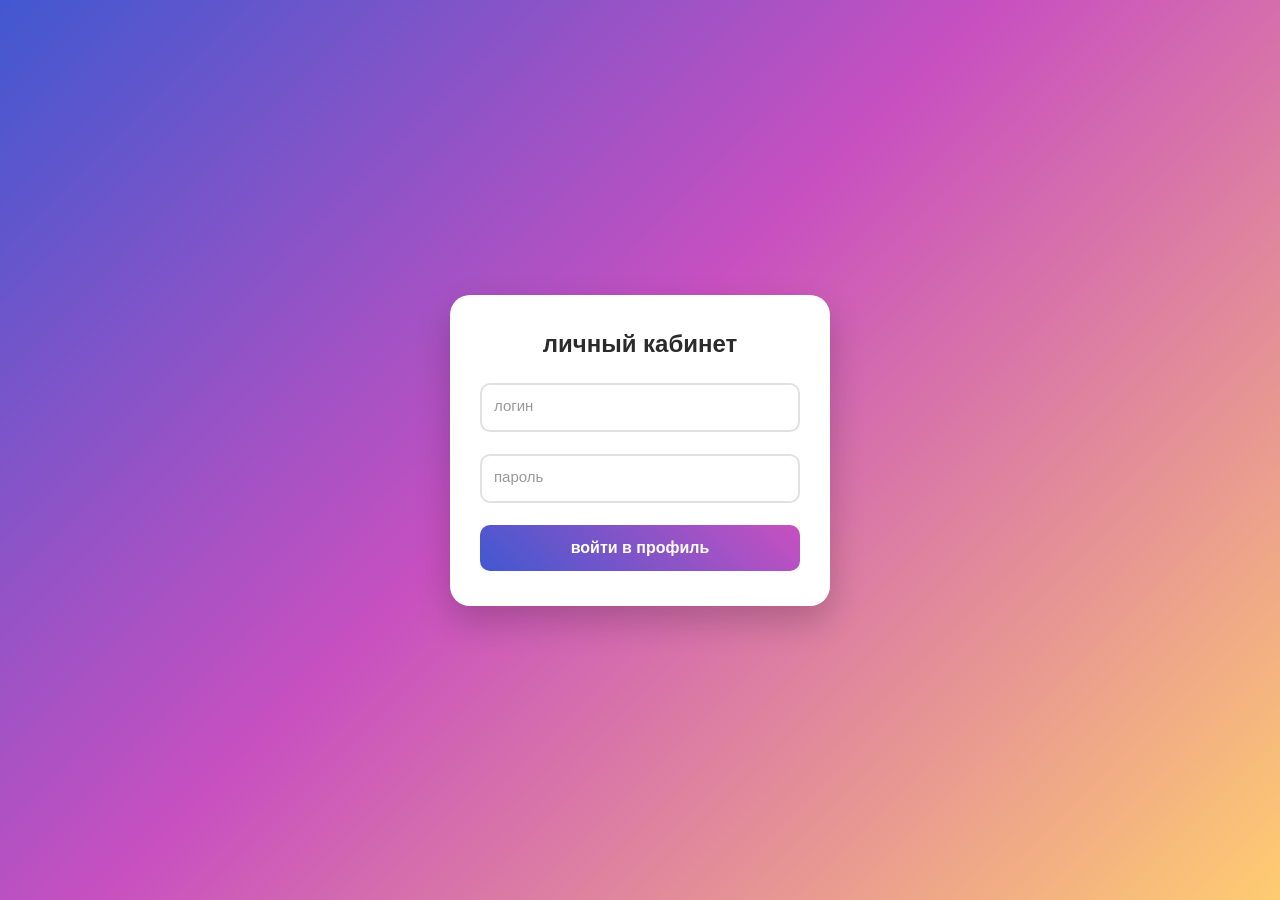
<file: задание5/index.html>
<!DOCTYPE html>
<html lang="ru">
<head>
  <meta charset="UTF-8">
  <title>авторизация</title>
  <link rel="stylesheet" href="style.css">
</head>
<body>

  <div class="auth-box">
    <h2>личный кабинет</h2>
    
    <form id="loginForm">
      <div class="field">
        <input type="text" id="login" placeholder=" " required>
        <label>логин</label>
      </div>
      
      <div class="field">
        <input type="password" id="password" placeholder=" " required>
        <label>пароль</label>
      </div>

      <button type="submit">войти в профиль</button>
    </form>

    <div id="message"></div>
  </div>

  <script src="script.js"></script>
</body>
</html>
</file>
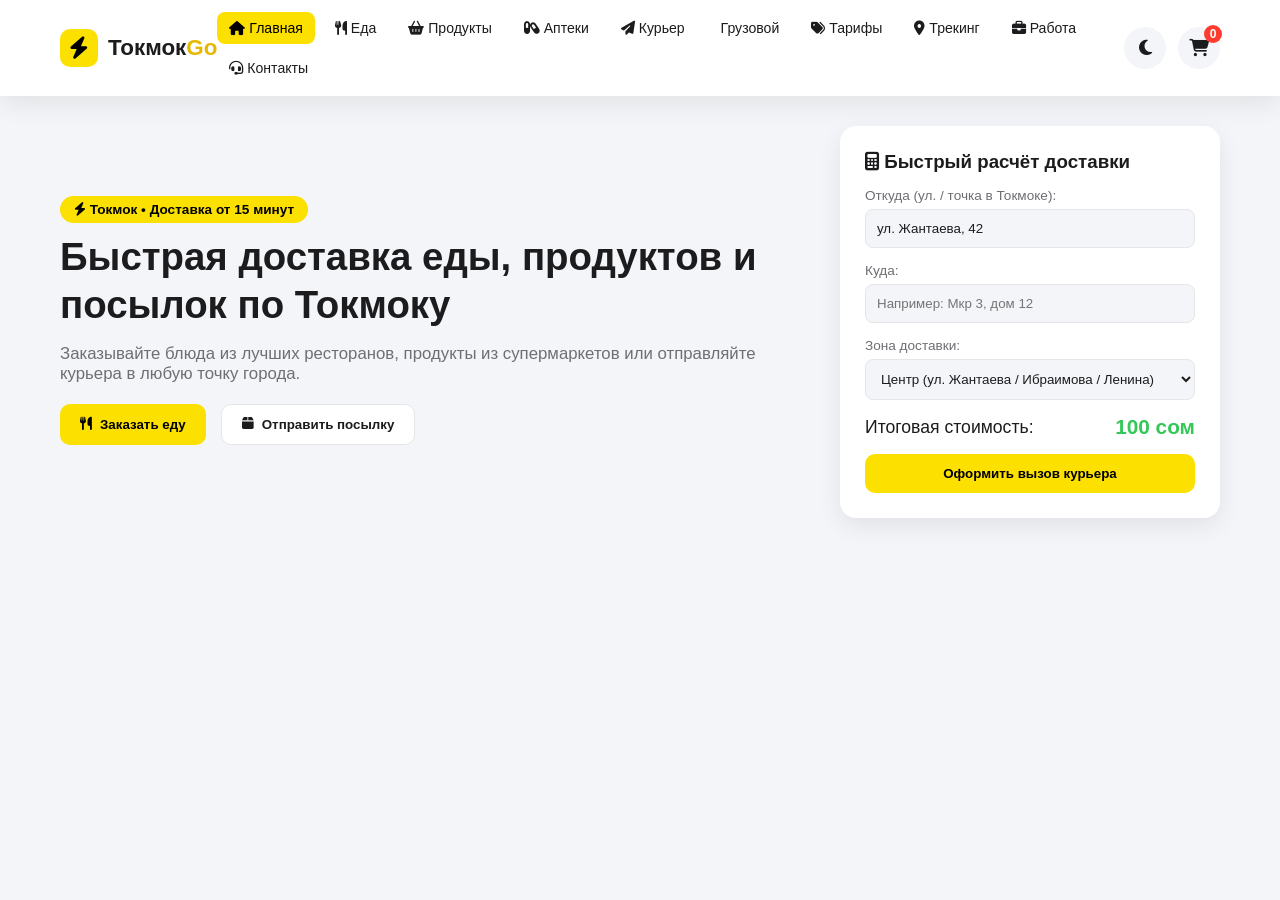
<file: Токмок GO/index.html>
<!DOCTYPE html>
<html lang="ru">
<head>
    <meta charset="UTF-8">
    <meta name="viewport" content="width=device-width, initial-scale=1.0">
    <title>Токмок Go — Сервис городской доставки и экспресс-услуг</title>
    <link rel="stylesheet" href="css/style.css">
    <link rel="stylesheet" href="https://cdnjs.cloudflare.com/ajax/libs/font-awesome/6.4.0/css/all.min.css">
</head>
<body>

    <!-- Верхняя панель (Header) -->
    <header class="navbar">
        <div class="nav-container">
            <div class="logo-area" onclick="navigateTo('home')">
                <div class="logo-icon"><i class="fa-solid fa-bolt"></i></div>
                <div class="logo-text">Токмок<span>Go</span></div>
            </div>
            
            <nav class="nav-links" id="navLinks">
                <a href="#" class="nav-item active" onclick="navigateTo('home')"><i class="fa-solid fa-house"></i> Главная</a>
                <a href="#" class="nav-item" onclick="navigateTo('food')"><i class="fa-solid fa-utensils"></i> Еда</a>
                <a href="#" class="nav-item" onclick="navigateTo('market')"><i class="fa-solid fa-basket-shopping"></i> Продукты</a>
                <a href="#" class="nav-item" onclick="navigateTo('pharma')"><i class="fa-solid fa-capsules"></i> Аптеки</a>
                <a href="#" class="nav-item" onclick="navigateTo('express')"><i class="fa-solid fa-paper-plane"></i> Курьер</a>
                <a href="#" class="nav-item" onclick="navigateTo('cargo')"><i class="fa-solid fa-truck-ramps"></i> Грузовой</a>
                <a href="#" class="nav-item" onclick="navigateTo('rates')"><i class="fa-solid fa-tags"></i> Тарифы</a>
                <a href="#" class="nav-item" onclick="navigateTo('tracking')"><i class="fa-solid fa-location-dot"></i> Трекинг</a>
                <a href="#" class="nav-item" onclick="navigateTo('partners')"><i class="fa-solid fa-briefcase"></i> Работа</a>
                <a href="#" class="nav-item" onclick="navigateTo('contacts')"><i class="fa-solid fa-headset"></i> Контакты</a>
            </nav>

            <div class="header-actions">
                <button class="theme-toggle" id="themeToggle" title="Сменить тему">
                    <i class="fa-solid fa-moon"></i>
                </button>
                <div class="cart-btn" onclick="toggleCartModal()">
                    <i class="fa-solid fa-cart-shopping"></i>
                    <span class="cart-badge" id="cartCount">0</span>
                </div>
                <div class="mobile-burger" onclick="toggleMobileMenu()">
                    <i class="fa-solid fa-bars"></i>
                </div>
            </div>
        </div>
    </header>

    <!-- Основной контент (10 Страниц SPA) -->
    <main class="main-content">

        <!-- 1. Главная -->
        <section id="page-home" class="page-section active">
            <div class="hero-banner">
                <div class="hero-text">
                    <span class="badge"><i class="fa-solid fa-bolt"></i> Токмок • Доставка от 15 минут</span>
                    <h1>Быстрая доставка еды, продуктов и посылок по Токмоку</h1>
                    <p>Заказывайте блюда из лучших ресторанов, продукты из супермаркетов или отправляйте курьера в любую точку города.</p>
                    <div class="hero-buttons">
                        <button class="btn btn-primary" onclick="navigateTo('food')"><i class="fa-solid fa-utensils"></i> Заказать еду</button>
                        <button class="btn btn-secondary" onclick="navigateTo('express')"><i class="fa-solid fa-box"></i> Отправить посылку</button>
                    </div>
                </div>

                <div class="calc-card">
                    <h3><i class="fa-solid fa-calculator"></i> Быстрый расчёт доставки</h3>
                    <div class="form-group">
                        <label>Откуда (ул. / точка в Токмоке):</label>
                        <input type="text" id="calcFrom" value="ул. Жантаева, 42" placeholder="Например: ЦУМ Токмок">
                    </div>
                    <div class="form-group">
                        <label>Куда:</label>
                        <input type="text" id="calcTo" placeholder="Например: Мкр 3, дом 12">
                    </div>
                    <div class="form-group">
                        <label>Зона доставки:</label>
                        <select id="calcZone" onchange="calculatePrice()">
                            <option value="100">Центр (ул. Жантаева / Ибраимова / Ленина)</option>
                            <option value="130">Микрорайоны №1, №2, №3 / Военный городок</option>
                            <option value="180">Промзона / с. Чуй / Жаны-Чек</option>
                            <option value="250">Пригород / Башня Бурана</option>
                        </select>
                    </div>
                    <div class="calc-result">
                        <span>Итоговая стоимость:</span>
                        <strong id="calcPrice">100 сом</strong>
                    </div>
                    <button class="btn btn-primary full-width" onclick="navigateTo('express')">Оформить вызов курьера</button>
                </div>
            </div>
        </section>

        <!-- 2. Еда и Рестораны -->
        <section id="page-food" class="page-section">
            <div class="section-title">
                <h2>Рестораны и Кафе Токмока</h2>
                <p>Горячие блюда, национальная кухня, шашлыки и фастфуд</p>
            </div>
            
            <div class="filter-bar">
                <input type="text" id="foodSearch" placeholder="Поиск блюда или заведения..." oninput="filterCategory('food')">
                <div class="tags" id="foodCategoryTags">
                    <button class="tag-btn active" onclick="filterByTag('food', 'all', this)">Все</button>
                    <button class="tag-btn" onclick="filterByTag('food', 'national', this)">Национальная</button>
                    <button class="tag-btn" onclick="filterByTag('food', 'fastfood', this)">Фастфуд</button>
                    <button class="tag-btn" onclick="filterByTag('food', 'bbq', this)">Шашлыки</button>
                </div>
            </div>

            <div class="products-grid" id="foodGrid"></div>
        </section>

        <!-- 3. Продукты -->
        <section id="page-market" class="page-section">
            <div class="section-title">
                <h2>Супермаркеты и Продукты</h2>
                <p>Доставка свежих продуктов из магазинов «Глобус», «Народный» и местных лавок</p>
            </div>

            <div class="filter-bar">
                <input type="text" id="marketSearch" placeholder="Поиск продуктов..." oninput="filterCategory('market')">
                <div class="tags">
                    <button class="tag-btn active" onclick="filterByTag('market', 'all', this)">Все</button>
                    <button class="tag-btn" onclick="filterByTag('market', 'dairy', this)">Молочка и Хлеб</button>
                    <button class="tag-btn" onclick="filterByTag('market', 'drinks', this)">Напитки</button>
                    <button class="tag-btn" onclick="filterByTag('market', 'grocery', this)">Бакалея</button>
                </div>
            </div>

            <div class="products-grid" id="marketGrid"></div>
        </section>

        <!-- 4. Аптеки -->
        <section id="page-pharma" class="page-section">
            <div class="section-title">
                <h2>Аптеки и Лекарства</h2>
                <p>Быстрая доставка медикаментов и товаров первой необходимости</p>
            </div>

            <div class="filter-bar">
                <input type="text" id="pharmaSearch" placeholder="Поиск лекарств..." oninput="filterCategory('pharma')">
            </div>

            <div class="products-grid" id="pharmaGrid"></div>
        </section>

        <!-- 5. Экспресс Курьер -->
        <section id="page-express" class="page-section">
            <div class="section-title">
                <h2>Экспресс-Курьер по Токмоку</h2>
                <p>Передадим ключи, документы, покупки или подарки из рук в руки</p>
            </div>
            <div class="express-box">
                <form onsubmit="handleExpressSubmit(event)">
                    <div class="form-group">
                        <label>Адрес отправления (Откуда):</label>
                        <input type="text" placeholder="г. Токмок, ул. Шамсинская, д. 12" required>
                    </div>
                    <div class="form-group">
                        <label>Адрес назначения (Куда):</label>
                        <input type="text" placeholder="г. Токмок, Мкр. 2, д. 15, кв. 4" required>
                    </div>
                    <div class="form-group">
                        <label>Что перевезти:</label>
                        <input type="text" placeholder="Документы, ключи от дома, пакет с вещами..." required>
                    </div>
                    <div class="form-group">
                        <label>Ваш телефон (WhatsApp):</label>
                        <input type="tel" placeholder="+996 700 123 456" required>
                    </div>
                    <button type="submit" class="btn btn-primary full-width">Заказать курьера</button>
                </form>
            </div>
        </section>

        <!-- 6. Грузовое такси -->
        <section id="page-cargo" class="page-section">
            <div class="section-title">
                <h2>Грузоперевозки по Токмоку и Чуйской области</h2>
                <p>Переезды квартир, перевозка стройматериалов, мебели и крупной техники</p>
            </div>
            <div class="cargo-cards">
                <div class="cargo-card">
                    <i class="fa-solid fa-truck-pickup cargo-icon"></i>
                    <h3>Porter / Labo</h3>
                    <p>Грузоподъемность до 1.5 тонн. Идеально для перевозки бытовой техники, диванов и коробок.</p>
                    <div class="price">400 сом / час</div>
                    <button class="btn btn-primary full-width" onclick="alert('Заявка на Porter принята! Диспетчер свяжется с вами через 2 минуты.')">Заказать Porter</button>
                </div>
                <div class="cargo-card">
                    <i class="fa-solid fa-truck-moving cargo-icon"></i>
                    <h3>Грузовой Бус / Мерседес Спринтер</h3>
                    <p>Грузоподъемность до 3.5 тонн. Полноценный квартирный или офисный переезд.</p>
                    <div class="price">800 сом / час</div>
                    <button class="btn btn-primary full-width" onclick="alert('Заявка на Бус принята! Менеджер свяжется с вами.')">Заказать Бус</button>
                </div>
                <div class="cargo-card">
                    <i class="fa-solid fa-people-carry-box cargo-icon"></i>
                    <h3>Услуги Грузчиков</h3>
                    <p>Опытные грузчики для спуска, подъема на этаж и аккуратной погрузки.</p>
                    <div class="price">300 сом / час (1 человек)</div>
                    <button class="btn btn-secondary full-width" onclick="alert('Грузчики добавлены к заказу!')">Вызвать грузчиков</button>
                </div>
            </div>
        </section>

        <!-- 7. Тарифы -->
        <section id="page-rates" class="page-section">
            <div class="section-title">
                <h2>Прозрачные тарифы по Токмоку</h2>
                <p>Фиксированные цены без скрытых комиссий</p>
            </div>
            <div class="rates-grid">
                <div class="rate-card">
                    <div class="rate-badge">Зона 1</div>
                    <h3>Центральный район</h3>
                    <p>Улицы: Жантаева, Ибраимова, Шамсинская, Ленина, район Центрального рынка.</p>
                    <div class="rate-price">100 сом</div>
                </div>
                <div class="rate-card">
                    <div class="rate-badge">Зона 2</div>
                    <h3>Микрорайоны и Окраины</h3>
                    <p>Микрорайоны №1, №2, №3, Военный городок, район мясокомбината.</p>
                    <div class="rate-price">130 сом</div>
                </div>
                <div class="rate-card">
                    <div class="rate-badge">Зона 3</div>
                    <h3>Пригородные зоны</h3>
                    <p>Село Чуй, Жаны-Чек, Промышленная зона, авторынок.</p>
                    <div class="rate-price">180 сом</div>
                </div>
                <div class="rate-card">
                    <div class="rate-badge">Зона 4</div>
                    <h3>Историческая зона</h3>
                    <p>Башня Бурана, дальние айылы и загородные комплексы.</p>
                    <div class="rate-price">от 250 сом</div>
                </div>
            </div>
        </section>

        <!-- 8. Live Трекинг -->
        <section id="page-tracking" class="page-section">
            <div class="section-title">
                <h2>Live Отслеживание заказа</h2>
                <p>Заказ #TK-9204 • Курьер в пути по Токмоку</p>
            </div>
            <div class="tracking-box">
                <div class="tracking-progress">
                    <div class="progress-bar-fill" id="progressBar" style="width: 65%;"></div>
                </div>
                <div class="status-steps">
                    <div class="status-step active"><i class="fa-solid fa-check"></i> Заказ принят</div>
                    <div class="status-step active"><i class="fa-solid fa-kitchen-set"></i> Готовится</div>
                    <div class="status-step active"><i class="fa-solid fa-person-biking"></i> В пути</div>
                    <div class="status-step"><i class="fa-solid fa-house-user"></i> Доставлено</div>
                </div>

                <div class="courier-card">
                    <div class="courier-avatar"><i class="fa-solid fa-helmet-safety"></i></div>
                    <div class="courier-details">
                        <h4>Курьер: Нурбек</h4>
                        <p><i class="fa-solid fa-motorcycle"></i> Черный Скутер (08KG 432 ABC)</p>
                        <p><i class="fa-solid fa-clock"></i> Примерное время прибытия: <strong>12 минут</strong></p>
                    </div>
                    <button class="btn btn-secondary" onclick="alert('Вызов курьеру Нурбеку: +996 550 98-76-54')"><i class="fa-solid fa-phone"></i> Позвонить</button>
                </div>
            </div>
        </section>

        <!-- 9. Вакансии / Партнерам -->
        <section id="page-partners" class="page-section">
            <div class="section-title">
                <h2>Сотрудничество и Работа в Токмоке</h2>
                <p>Станьте курьером с ежедневной оплатой или подключите ваше заведение к Токмок Go</p>
            </div>
            <div class="partners-box">
                <h3>Заявка на подключение</h3>
                <form onsubmit="alert('Спасибо за заявку! Наш менеджер в Токмоке свяжется с вами в течение часа.'); return false;">
                    <div class="form-group">
                        <label>Ваше имя:</label>
                        <input type="text" placeholder="Азамат" required>
                    </div>
                    <div class="form-group">
                        <label>Контактный номер (WhatsApp):</label>
                        <input type="tel" placeholder="+996 555 000 111" required>
                    </div>
                    <div class="form-group">
                        <label>Направление:</label>
                        <select>
                            <option>Хочу работать курьером (Пеший / Скутер / Вело)</option>
                            <option>Водитель с личным авто</option>
                            <option>Водитель Porter / Грузовика</option>
                            <option>Подключить Ресторан / Кафе / Магазин</option>
                        </select>
                    </div>
                    <button type="submit" class="btn btn-primary full-width">Отправить заявку</button>
                </form>
            </div>
        </section>

        <!-- 10. Контакты & FAQ -->
        <section id="page-contacts" class="page-section">
            <div class="section-title">
                <h2>Контакты и Служба Поддержки</h2>
                <p>Мы на связи 24/7 для жителей и гостей города Токмок</p>
            </div>
            <div class="contacts-grid">
                <div class="contact-card">
                    <i class="fa-solid fa-location-dot"></i>
                    <h3>Офис в Токмоке</h3>
                    <p>ул. Жантаева, 42 (ориентир: ЦУМ)</p>
                </div>
                <div class="contact-card">
                    <i class="fa-solid fa-phone"></i>
                    <h3>Горячая линия / WhatsApp</h3>
                    <p>+996 (700) 07-01-47<br>+996 (700) 07-01-47</p>
                </div>
                <div class="contact-card">
                    <i class="fa-solid fa-clock"></i>
                    <h3>Режим работы</h3>
                    <p>Доставка: Круглосуточно (24/7)<br>Офис: 09:00 - 18:00</p>
                </div>
            </div>
        </section>

    </main>

    <!-- Модальное окно корзины -->
    <div class="cart-modal" id="cartModal">
        <div class="cart-content">
            <div class="cart-header">
                <h3><i class="fa-solid fa-cart-shopping"></i> Ваш заказ</h3>
                <span class="close-cart" onclick="toggleCartModal()">&times;</span>
            </div>
            <div class="cart-body" id="cartItems">
                <p class="empty-msg">Корзина пуста</p>
            </div>
            <div class="cart-footer">
                <div class="cart-total">
                    <span>Сумма заказа:</span>
                    <strong id="cartTotalPrice">0 сом</strong>
                </div>
                <button class="btn btn-primary full-width" onclick="checkout()">Подтвердить и оформить</button>
            </div>
        </div>
    </div>

    <script src="js/app.js"></script>
</body>
</html>
</file>
<file: задание5/style.css>
* {
    box-sizing: border-box;
  }
  
  body {
    margin: 0;
    padding: 0;
    font-family: Arial, sans-serif;
    background: linear-gradient(135deg, #4158D0 0%, #C850C0 46%, #FFCC70 100%);
    display: flex;
    justify-content: center;
    align-items: center;
    min-height: 100vh;
  }
  
  .auth-box {
    background: #ffffff;
    padding: 35px 30px;
    border-radius: 20px;
    box-shadow: 0 15px 35px rgba(0, 0, 0, 0.2);
    width: 100%;
    max-width: 380px;
    text-align: center;
  }
  
  .auth-box h2 {
    margin: 0 0 25px 0;
    color: #2b2b2b;
    font-size: 24px;
  }
  
  .field {
    position: relative;
    margin-bottom: 22px;
  }
  
  .field input {
    width: 100%;
    padding: 14px 12px;
    border: 2px solid #e1e1e1;
    border-radius: 10px;
    outline: none;
    font-size: 15px;
    transition: 0.3s;
  }
  
  .field label {
    position: absolute;
    left: 14px;
    top: 14px;
    color: #999999;
    font-size: 15px;
    pointer-events: none;
    transition: 0.3s ease all;
  }
  
  .field input:focus ~ label,
  .field input:not(:placeholder-shown) ~ label {
    top: -10px;
    left: 10px;
    font-size: 12px;
    color: #C850C0;
    background: #ffffff;
    padding: 0 5px;
  }
  
  .field input:focus {
    border-color: #C850C0;
  }
  
  button {
    width: 100%;
    padding: 14px;
    border: none;
    border-radius: 10px;
    background: linear-gradient(45deg, #4158D0, #C850C0);
    color: #ffffff;
    font-size: 16px;
    font-weight: bold;
    cursor: pointer;
    transition: 0.3s;
  }
  
  button:hover {
    opacity: 0.9;
    transform: translateY(-2px);
  }
  
  #message {
    margin-top: 20px;
    padding: 12px;
    border-radius: 10px;
    font-size: 14px;
    display: none;
  }
  
  #message.success {
    display: block;
    background: #d4edda;
    color: #155724;
    border: 1px solid #c3e6cb;
  }
  
  #message.error {
    display: block;
    background: #f8d7da;
    color: #721c24;
    border: 1px solid #f5c6cb;
  }
</file>
<file: Токмок GO/css/style.css>
:root {
    --bg-color: #f4f5f8;
    --card-bg: #ffffff;
    --text-color: #1c1c1e;
    --text-muted: #6e6e73;
    --primary-color: #fce000; /* Яндекс Желтый */
    --primary-hover: #e5cc00;
    --accent-color: #000000;
    --border-color: #e5e5ea;
    --shadow: 0 8px 24px rgba(0, 0, 0, 0.08);
}

body.dark-theme {
    --bg-color: #121212;
    --card-bg: #1e1e1e;
    --text-color: #f5f5f7;
    --text-muted: #a1a1a6;
    --border-color: #2c2c2e;
    --shadow: 0 8px 24px rgba(0, 0, 0, 0.4);
}

* {
    box-sizing: border-box;
    margin: 0;
    padding: 0;
    font-family: -apple-system, BlinkMacSystemFont, "Segoe UI", Roboto, Helvetica, Arial, sans-serif;
    transition: background-color 0.25s, color 0.25s;
}

body {
    background-color: var(--bg-color);
    color: var(--text-color);
    padding-bottom: 60px;
}

/* Шапка и навигация */
.navbar {
    position: sticky;
    top: 0;
    background-color: var(--card-bg);
    box-shadow: var(--shadow);
    z-index: 1000;
}

.nav-container {
    max-width: 1200px;
    margin: 0 auto;
    display: flex;
    align-items: center;
    justify-content: space-between;
    padding: 12px 20px;
}

.logo-area {
    display: flex;
    align-items: center;
    gap: 10px;
    cursor: pointer;
    font-weight: 800;
    font-size: 1.4rem;
}

.logo-icon {
    background: var(--primary-color);
    width: 38px;
    height: 38px;
    border-radius: 10px;
    display: flex;
    align-items: center;
    justify-content: center;
    color: #000;
}

.logo-text span {
    color: #e6b800;
}

.nav-links {
    display: flex;
    gap: 8px;
    flex-wrap: wrap;
}

.nav-item {
    text-decoration: none;
    color: var(--text-color);
    font-size: 0.88rem;
    font-weight: 500;
    padding: 8px 12px;
    border-radius: 8px;
}

.nav-item:hover, .nav-item.active {
    background: var(--primary-color);
    color: #000;
}

.header-actions {
    display: flex;
    align-items: center;
    gap: 12px;
}

.theme-toggle, .cart-btn {
    background: var(--bg-color);
    border: none;
    width: 42px;
    height: 42px;
    border-radius: 50%;
    cursor: pointer;
    display: flex;
    align-items: center;
    justify-content: center;
    color: var(--text-color);
    font-size: 1.1rem;
    position: relative;
}

.cart-badge {
    position: absolute;
    top: -2px;
    right: -2px;
    background: #ff3b30;
    color: white;
    font-size: 0.75rem;
    width: 18px;
    height: 18px;
    border-radius: 50%;
    display: flex;
    align-items: center;
    justify-content: center;
    font-weight: 700;
}

.mobile-burger {
    display: none;
    font-size: 1.4rem;
    cursor: pointer;
}

/* Главный контейнер */
.main-content {
    max-width: 1200px;
    margin: 30px auto;
    padding: 0 20px;
}

.page-section {
    display: none;
}

.page-section.active {
    display: block;
}

.section-title {
    margin-bottom: 25px;
}

.section-title h2 {
    font-size: 1.8rem;
    margin-bottom: 6px;
}

.section-title p {
    color: var(--text-muted);
}

/* Фильтры и Поиск */
.filter-bar {
    margin-bottom: 25px;
    display: flex;
    flex-direction: column;
    gap: 15px;
}

.filter-bar input {
    width: 100%;
    padding: 12px 16px;
    border-radius: 12px;
    border: 1px solid var(--border-color);
    background: var(--card-bg);
    color: var(--text-color);
    font-size: 0.95rem;
}

.tags {
    display: flex;
    gap: 10px;
    overflow-x: auto;
    padding-bottom: 5px;
}

.tag-btn {
    background: var(--card-bg);
    border: 1px solid var(--border-color);
    color: var(--text-color);
    padding: 8px 16px;
    border-radius: 20px;
    cursor: pointer;
    white-space: nowrap;
    font-size: 0.85rem;
}

.tag-btn.active {
    background: #000;
    color: #fff;
    border-color: #000;
}

body.dark-theme .tag-btn.active {
    background: var(--primary-color);
    color: #000;
}

/* Главный баннер */
.hero-banner {
    display: grid;
    grid-template-columns: 1fr 380px;
    gap: 30px;
    align-items: center;
}

.hero-text h1 {
    font-size: 2.4rem;
    margin: 15px 0;
    line-height: 1.25;
}

.hero-text p {
    color: var(--text-muted);
    margin-bottom: 20px;
    font-size: 1.05rem;
}

.hero-buttons {
    display: flex;
    gap: 15px;
}

.badge {
    background: var(--primary-color);
    color: #000;
    padding: 6px 14px;
    border-radius: 20px;
    font-weight: 700;
    font-size: 0.85rem;
}

/* Калькулятор */
.calc-card {
    background: var(--card-bg);
    padding: 25px;
    border-radius: 16px;
    box-shadow: var(--shadow);
}

.calc-card h3 {
    margin-bottom: 15px;
}

.form-group {
    margin-bottom: 15px;
}

.form-group label {
    display: block;
    font-size: 0.85rem;
    margin-bottom: 6px;
    color: var(--text-muted);
}

.form-group input, .form-group select {
    width: 100%;
    padding: 11px;
    border: 1px solid var(--border-color);
    border-radius: 8px;
    background: var(--bg-color);
    color: var(--text-color);
}

.calc-result {
    display: flex;
    justify-content: space-between;
    align-items: center;
    margin: 15px 0;
    font-size: 1.1rem;
}

.calc-result strong {
    color: #34c759;
    font-size: 1.3rem;
}

/* Кнопки */
.btn {
    padding: 12px 20px;
    border: none;
    border-radius: 10px;
    font-weight: 600;
    cursor: pointer;
    display: inline-flex;
    align-items: center;
    justify-content: center;
    gap: 8px;
}

.btn-primary {
    background: var(--primary-color);
    color: #000;
}

.btn-primary:hover {
    background: var(--primary-hover);
}

.btn-secondary {
    background: var(--card-bg);
    color: var(--text-color);
    border: 1px solid var(--border-color);
}

.full-width {
    width: 100%;
}

/* Карточки продуктов и блюд */
.products-grid {
    display: grid;
    grid-template-columns: repeat(auto-fill, minmax(260px, 1fr));
    gap: 20px;
}

.product-card {
    background: var(--card-bg);
    padding: 18px;
    border-radius: 16px;
    box-shadow: var(--shadow);
    display: flex;
    flex-direction: column;
    justify-content: space-between;
}

.product-card .place-tag {
    font-size: 0.75rem;
    color: var(--text-muted);
    text-transform: uppercase;
    letter-spacing: 0.5px;
    font-weight: 700;
}

.product-card h4 {
    margin: 8px 0;
    font-size: 1.1rem;
}

.product-card p {
    font-size: 0.85rem;
    color: var(--text-muted);
    margin-bottom: 12px;
}

.product-card .price-row {
    display: flex;
    justify-content: space-between;
    align-items: center;
    margin-bottom: 12px;
}

.product-card .price {
    font-weight: 800;
    font-size: 1.2rem;
    color: #34c759;
}

/* Грузовые и Тарифные карточки */
.cargo-cards, .rates-grid, .contacts-grid {
    display: grid;
    grid-template-columns: repeat(auto-fit, minmax(280px, 1fr));
    gap: 20px;
}

.cargo-card, .rate-card, .contact-card {
    background: var(--card-bg);
    padding: 25px;
    border-radius: 16px;
    box-shadow: var(--shadow);
    position: relative;
}

.cargo-icon {
    font-size: 2.2rem;
    color: var(--primary-hover);
    margin-bottom: 15px;
}

.rate-badge {
    position: absolute;
    top: 15px; right: 15px;
    background: var(--primary-color);
    color: #000;
    font-size: 0.75rem;
    font-weight: 700;
    padding: 4px 8px;
    border-radius: 6px;
}

.rate-price {
    font-size: 1.5rem;
    font-weight: 800;
    color: #34c759;
    margin-top: 15px;
}

/* Трекинг */
.tracking-box, .express-box, .partners-box {
    background: var(--card-bg);
    padding: 30px;
    border-radius: 16px;
    box-shadow: var(--shadow);
    max-width: 700px;
    margin: 0 auto;
}

.tracking-progress {
    height: 10px;
    background: var(--border-color);
    border-radius: 5px;
    overflow: hidden;
    margin-bottom: 25px;
}

.progress-bar-fill {
    height: 100%;
    background: #34c759;
    transition: width 0.5s ease;
}

.status-steps {
    display: flex;
    justify-content: space-between;
    margin-bottom: 30px;
    flex-wrap: wrap;
    gap: 10px;
}

.status-step {
    font-size: 0.85rem;
    color: var(--text-muted);
}

.status-step.active {
    color: #34c759;
    font-weight: 700;
}

.courier-card {
    display: flex;
    align-items: center;
    gap: 20px;
    border-top: 1px solid var(--border-color);
    padding-top: 20px;
}

.courier-avatar {
    width: 60px;
    height: 60px;
    background: var(--primary-color);
    border-radius: 50%;
    display: flex;
    align-items: center;
    justify-content: center;
    font-size: 1.5rem;
    color: #000;
}

/* Модалка корзины */
.cart-modal {
    display: none;
    position: fixed;
    top: 0; left: 0; width: 100%; height: 100%;
    background: rgba(0, 0, 0, 0.5);
    z-index: 2000;
    justify-content: center;
    align-items: center;
}

.cart-modal.open {
    display: flex;
}

.cart-content {
    background: var(--card-bg);
    width: 90%;
    max-width: 480px;
    border-radius: 16px;
    padding: 25px;
}

.cart-header {
    display: flex;
    justify-content: space-between;
    align-items: center;
    margin-bottom: 20px;
}

.close-cart {
    font-size: 1.8rem;
    cursor: pointer;
}

.cart-item {
    display: flex;
    justify-content: space-between;
    align-items: center;
    padding: 12px 0;
    border-bottom: 1px solid var(--border-color);
}

.cart-controls {
    display: flex;
    align-items: center;
    gap: 10px;
}

.cart-controls button {
    width: 26px;
    height: 26px;
    border-radius: 6px;
    border: 1px solid var(--border-color);
    background: var(--bg-color);
    color: var(--text-color);
    cursor: pointer;
}

.cart-footer {
    margin-top: 20px;
}

.cart-total {
    display: flex;
    justify-content: space-between;
    font-size: 1.2rem;
    margin-bottom: 15px;
}

/* Мобильная адаптация */
@media (max-width: 768px) {
    .nav-links {
        display: none;
        position: absolute;
        top: 64px; left: 0; width: 100%;
        background: var(--card-bg);
        flex-direction: column;
        padding: 20px;
        box-shadow: var(--shadow);
    }

    .nav-links.mobile-open {
        display: flex;
    }

    .mobile-burger {
        display: block;
    }

    .hero-banner {
        grid-template-columns: 1fr;
    }
}
</file>
